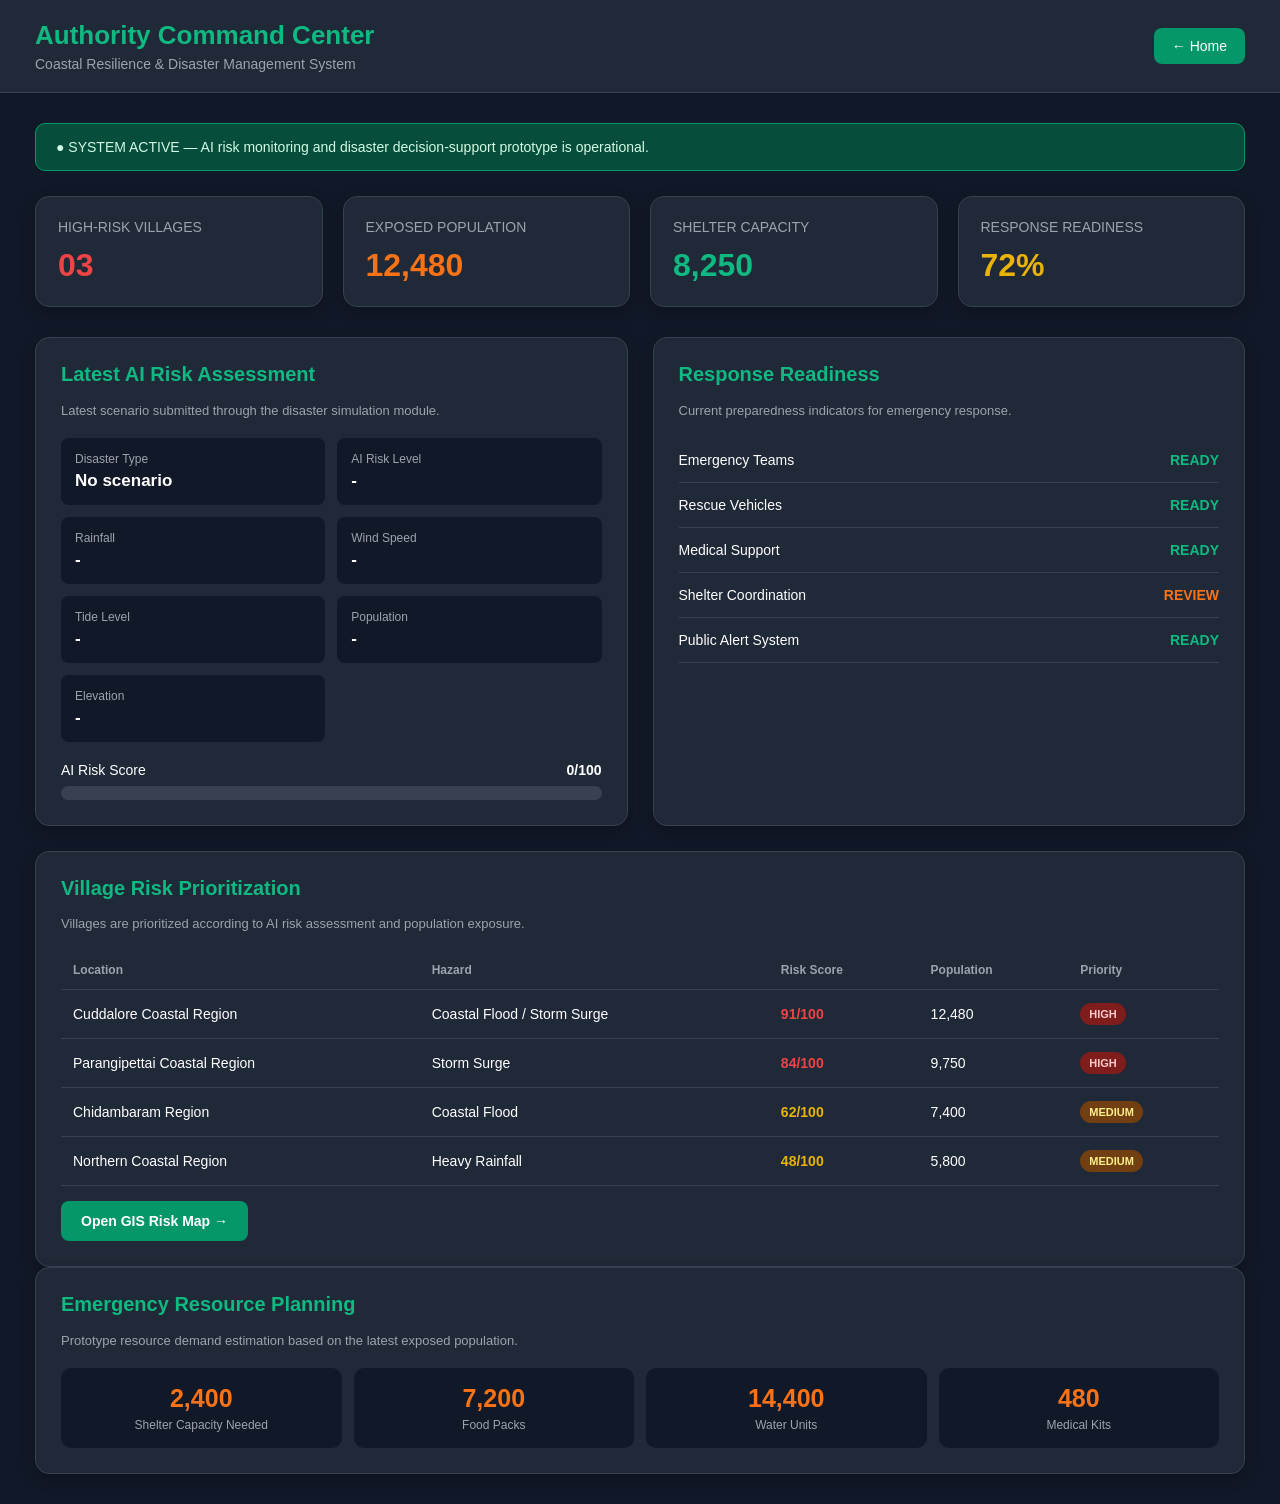
<file: templates/dashboard/authority.html>
<!DOCTYPE html>
<html lang="en">

<head>

    <meta charset="UTF-8">

    <meta name="viewport"
        content="width=device-width, initial-scale=1.0">

    <title>Authority Command Center</title>

    <style>

        * {
            box-sizing: border-box;
        }

        body {
            margin: 0;
            font-family: Arial, sans-serif;
            background: #111827;
            color: white;
        }

        /* =========================
           HEADER
        ========================= */

        .header {
            background: #1f2937;
            padding: 20px 35px;

            display: flex;
            justify-content: space-between;
            align-items: center;

            border-bottom: 1px solid #374151;
        }

        .header h1 {
            margin: 0;
            color: #10b981;
            font-size: 26px;
        }

        .header p {
            margin: 5px 0 0;
            color: #9ca3af;
            font-size: 14px;
        }

        .back-btn {
            background: #059669;
            color: white;
            text-decoration: none;

            padding: 10px 18px;

            border-radius: 8px;

            font-size: 14px;
        }

        .back-btn:hover {
            background: #047857;
        }


        /* =========================
           MAIN CONTAINER
        ========================= */

        .container {
            padding: 30px 35px;
            max-width: 1400px;
            margin: auto;
        }


        /* =========================
           STATUS
        ========================= */

        .status {
            background: #064e3b;

            border: 1px solid #059669;

            padding: 15px 20px;

            border-radius: 10px;

            margin-bottom: 25px;

            color: #d1fae5;

            font-size: 14px;
        }


        /* =========================
           STAT CARDS
        ========================= */

        .stats {
            display: grid;

            grid-template-columns:
                repeat(4, 1fr);

            gap: 20px;

            margin-bottom: 30px;
        }

        .stat-card {
            background: #1f2937;

            padding: 22px;

            border-radius: 14px;

            border: 1px solid #374151;

            box-shadow:
                0 5px 15px
                rgba(0,0,0,0.2);
        }

        .stat-card h3 {
            margin: 0;

            color: #9ca3af;

            font-size: 14px;

            font-weight: normal;
        }

        .stat-number {
            margin-top: 12px;

            font-size: 32px;

            font-weight: bold;
        }

        .high {
            color: #ef4444;
        }

        .warning {
            color: #eab308;
        }

        .safe {
            color: #10b981;
        }

        .orange {
            color: #f97316;
        }


        /* =========================
           GRID
        ========================= */

        .grid {
            display: grid;

            grid-template-columns:
                1fr 1fr;

            gap: 25px;

            margin-bottom: 25px;
        }


        /* =========================
           PANEL
        ========================= */

        .panel {
            background: #1f2937;

            border: 1px solid #374151;

            border-radius: 14px;

            padding: 25px;

            box-shadow:
                0 5px 15px
                rgba(0,0,0,0.2);
        }

        .panel h2 {
            margin-top: 0;

            color: #10b981;

            font-size: 20px;
        }

        .panel-description {
            color: #9ca3af;

            font-size: 13px;

            margin-bottom: 20px;
        }


        /* =========================
           SCENARIO DETAILS
        ========================= */

        .scenario-details {
            display: grid;

            grid-template-columns:
                1fr 1fr;

            gap: 12px;
        }

        .detail {
            background: #111827;

            padding: 14px;

            border-radius: 8px;
        }

        .detail-label {
            color: #9ca3af;

            font-size: 12px;

            margin-bottom: 5px;
        }

        .detail-value {
            color: white;

            font-size: 17px;

            font-weight: bold;
        }


        /* =========================
           RISK BAR
        ========================= */

        .risk-container {
            margin-top: 20px;
        }

        .risk-header {
            display: flex;

            justify-content: space-between;

            margin-bottom: 8px;

            font-size: 14px;
        }

        .risk-bar {
            height: 14px;

            background: #374151;

            border-radius: 10px;

            overflow: hidden;
        }

        .risk-fill {
            height: 100%;

            width: 0%;

            background:
                linear-gradient(
                    90deg,
                    #10b981,
                    #eab308,
                    #f97316,
                    #ef4444
                );

            border-radius: 10px;

            transition: width 0.5s;
        }


        /* =========================
           RESOURCE TABLE
        ========================= */

        table {
            width: 100%;

            border-collapse: collapse;

            margin-top: 15px;
        }

        th {
            text-align: left;

            color: #9ca3af;

            font-size: 12px;

            padding: 12px;

            border-bottom:
                1px solid #374151;
        }

        td {
            padding: 13px 12px;

            border-bottom:
                1px solid #374151;

            font-size: 14px;
        }

        .badge {
            display: inline-block;

            padding: 5px 9px;

            border-radius: 20px;

            font-size: 11px;

            font-weight: bold;
        }

        .badge-high {
            background: #7f1d1d;

            color: #fecaca;
        }

        .badge-medium {
            background: #713f12;

            color: #fef08a;
        }

        .badge-low {
            background: #064e3b;

            color: #a7f3d0;
        }


        /* =========================
           RESOURCE CARDS
        ========================= */

        .resources {
            display: grid;

            grid-template-columns:
                repeat(4, 1fr);

            gap: 12px;

            margin-top: 20px;
        }

        .resource {
            background: #111827;

            padding: 16px;

            border-radius: 10px;

            text-align: center;
        }

        .resource-number {
            font-size: 25px;

            font-weight: bold;

            color: #f97316;
        }

        .resource-name {
            margin-top: 5px;

            color: #9ca3af;

            font-size: 12px;
        }


        /* =========================
           GIS BUTTON
        ========================= */

        .map-btn {
            display: inline-block;

            margin-top: 15px;

            padding: 12px 20px;

            background: #059669;

            color: white;

            text-decoration: none;

            border-radius: 8px;

            font-size: 14px;

            font-weight: bold;
        }

        .map-btn:hover {
            background: #047857;
        }


        /* =========================
           RESPONSE STATUS
        ========================= */

        .response-list {
            list-style: none;

            padding: 0;

            margin: 0;
        }

        .response-list li {
            display: flex;

            justify-content: space-between;

            align-items: center;

            padding: 14px 0;

            border-bottom:
                1px solid #374151;

            font-size: 14px;
        }

        .ready {
            color: #10b981;

            font-weight: bold;
        }

        .attention {
            color: #f97316;

            font-weight: bold;
        }


        /* =========================
           NO SCENARIO MESSAGE
        ========================= */

        .no-scenario {
            color: #9ca3af;

            font-size: 13px;

            padding: 15px;

            background: #111827;

            border-radius: 8px;

            border: 1px solid #374151;
        }


        /* =========================
           RESPONSIVE
        ========================= */

        @media (max-width: 1000px) {

            .stats {
                grid-template-columns:
                    repeat(2, 1fr);
            }

            .grid {
                grid-template-columns: 1fr;
            }

            .resources {
                grid-template-columns:
                    repeat(2, 1fr);
            }

        }


        @media (max-width: 600px) {

            .header {
                flex-direction: column;

                align-items: flex-start;

                gap: 15px;
            }

            .container {
                padding: 20px;
            }

            .stats {
                grid-template-columns: 1fr;
            }

            .scenario-details {
                grid-template-columns: 1fr;
            }

            .resources {
                grid-template-columns: 1fr;
            }

        }

    </style>

</head>


<body>


    <!-- =========================
         HEADER
    ========================= -->

    <header class="header">

        <div>

            <h1>
                Authority Command Center
            </h1>

            <p>
                Coastal Resilience & Disaster Management System
            </p>

        </div>

        <a
            href="/"
            class="back-btn"
        >
            ← Home
        </a>

    </header>



    <!-- =========================
         MAIN
    ========================= -->

    <main class="container">


        <!-- STATUS -->

        <div class="status">

            ● SYSTEM ACTIVE —
            AI risk monitoring and disaster
            decision-support prototype is operational.

        </div>



        <!-- =========================
             STAT CARDS
        ========================= -->

        <section class="stats">


            <div class="stat-card">

                <h3>
                    HIGH-RISK VILLAGES
                </h3>

                <div
                    id="highRiskVillages"
                    class="stat-number high"
                >
                    03
                </div>

            </div>


            <div class="stat-card">

                <h3>
                    EXPOSED POPULATION
                </h3>

                <div
                    id="exposedPopulation"
                    class="stat-number orange"
                >
                    12,480
                </div>

            </div>


            <div class="stat-card">

                <h3>
                    SHELTER CAPACITY
                </h3>

                <div
                    class="stat-number safe"
                >
                    8,250
                </div>

            </div>


            <div class="stat-card">

                <h3>
                    RESPONSE READINESS
                </h3>

                <div
                    class="stat-number warning"
                >
                    72%
                </div>

            </div>

        </section>



        <!-- =========================
             TOP PANELS
        ========================= -->

        <section class="grid">


            <!-- AI SCENARIO -->

            <div class="panel">

                <h2>
                    Latest AI Risk Assessment
                </h2>

                <p class="panel-description">

                    Latest scenario submitted through
                    the disaster simulation module.

                </p>


                <div class="scenario-details">


                    <div class="detail">

                        <div class="detail-label">
                            Disaster Type
                        </div>

                        <div
                            id="disasterType"
                            class="detail-value"
                        >
                            No scenario
                        </div>

                    </div>


                    <div class="detail">

                        <div class="detail-label">
                            AI Risk Level
                        </div>

                        <div
                            id="riskLevel"
                            class="detail-value"
                        >
                            -
                        </div>

                    </div>


                    <div class="detail">

                        <div class="detail-label">
                            Rainfall
                        </div>

                        <div
                            id="rainfall"
                            class="detail-value"
                        >
                            -
                        </div>

                    </div>


                    <div class="detail">

                        <div class="detail-label">
                            Wind Speed
                        </div>

                        <div
                            id="windSpeed"
                            class="detail-value"
                        >
                            -
                        </div>

                    </div>


                    <div class="detail">

                        <div class="detail-label">
                            Tide Level
                        </div>

                        <div
                            id="tideLevel"
                            class="detail-value"
                        >
                            -
                        </div>

                    </div>


                    <div class="detail">

                        <div class="detail-label">
                            Population
                        </div>

                        <div
                            id="population"
                            class="detail-value"
                        >
                            -
                        </div>

                    </div>


                    <div class="detail">

                        <div class="detail-label">
                            Elevation
                        </div>

                        <div
                            id="elevation"
                            class="detail-value"
                        >
                            -
                        </div>

                    </div>

                </div>



                <!-- RISK BAR -->

                <div class="risk-container">

                    <div class="risk-header">

                        <span>
                            AI Risk Score
                        </span>

                        <strong id="riskScore">
                            0/100
                        </strong>

                    </div>

                    <div class="risk-bar">

                        <div
                            id="riskFill"
                            class="risk-fill"
                        ></div>

                    </div>

                </div>

            </div>



            <!-- RESPONSE READINESS -->

            <div class="panel">

                <h2>
                    Response Readiness
                </h2>

                <p class="panel-description">

                    Current preparedness indicators
                    for emergency response.

                </p>


                <ul class="response-list">


                    <li>

                        <span>
                            Emergency Teams
                        </span>

                        <span class="ready">
                            READY
                        </span>

                    </li>


                    <li>

                        <span>
                            Rescue Vehicles
                        </span>

                        <span class="ready">
                            READY
                        </span>

                    </li>


                    <li>

                        <span>
                            Medical Support
                        </span>

                        <span class="ready">
                            READY
                        </span>

                    </li>


                    <li>

                        <span>
                            Shelter Coordination
                        </span>

                        <span class="attention">
                            REVIEW
                        </span>

                    </li>


                    <li>

                        <span>
                            Public Alert System
                        </span>

                        <span class="ready">
                            READY
                        </span>

                    </li>

                </ul>

            </div>

        </section>



        <!-- =========================
             VILLAGE RISK TABLE
        ========================= -->

        <section class="panel">

            <h2>
                Village Risk Prioritization
            </h2>

            <p class="panel-description">

                Villages are prioritized according to
                AI risk assessment and population exposure.

            </p>


            <table>

                <thead>

                    <tr>

                        <th>
                            Location
                        </th>

                        <th>
                            Hazard
                        </th>

                        <th>
                            Risk Score
                        </th>

                        <th>
                            Population
                        </th>

                        <th>
                            Priority
                        </th>

                    </tr>

                </thead>


                <tbody>


                    <tr>

                        <td>
                            Cuddalore Coastal Region
                        </td>

                        <td>
                            Coastal Flood /
                            Storm Surge
                        </td>

                        <td>
                            <strong class="high">
                                91/100
                            </strong>
                        </td>

                        <td>
                            12,480
                        </td>

                        <td>

                            <span class="badge badge-high">
                                HIGH
                            </span>

                        </td>

                    </tr>


                    <tr>

                        <td>
                            Parangipettai Coastal Region
                        </td>

                        <td>
                            Storm Surge
                        </td>

                        <td>
                            <strong class="high">
                                84/100
                            </strong>
                        </td>

                        <td>
                            9,750
                        </td>

                        <td>

                            <span class="badge badge-high">
                                HIGH
                            </span>

                        </td>

                    </tr>


                    <tr>

                        <td>
                            Chidambaram Region
                        </td>

                        <td>
                            Coastal Flood
                        </td>

                        <td>
                            <strong class="warning">
                                62/100
                            </strong>
                        </td>

                        <td>
                            7,400
                        </td>

                        <td>

                            <span class="badge badge-medium">
                                MEDIUM
                            </span>

                        </td>

                    </tr>


                    <tr>

                        <td>
                            Northern Coastal Region
                        </td>

                        <td>
                            Heavy Rainfall
                        </td>

                        <td>
                            <strong class="warning">
                                48/100
                            </strong>
                        </td>

                        <td>
                            5,800
                        </td>

                        <td>

                            <span class="badge badge-medium">
                                MEDIUM
                            </span>

                        </td>

                    </tr>


                </tbody>

            </table>


            <a
                href="/map"
                class="map-btn"
            >
                Open GIS Risk Map →
            </a>

        </section>



        <!-- =========================
             RESOURCE PLANNING
        ========================= -->

        <section class="panel">

            <h2>
                Emergency Resource Planning
            </h2>

            <p class="panel-description">

                Prototype resource demand estimation
                based on the latest exposed population.

            </p>


            <div class="resources">


                <div class="resource">

                    <div
                        id="shelterDemand"
                        class="resource-number"
                    >
                        2,400
                    </div>

                    <div class="resource-name">
                        Shelter Capacity Needed
                    </div>

                </div>


                <div class="resource">

                    <div
                        id="foodDemand"
                        class="resource-number"
                    >
                        7,200
                    </div>

                    <div class="resource-name">
                        Food Packs
                    </div>

                </div>


                <div class="resource">

                    <div
                        id="waterDemand"
                        class="resource-number"
                    >
                        14,400
                    </div>

                    <div class="resource-name">
                        Water Units
                    </div>

                </div>


                <div class="resource">

                    <div
                        id="medicalDemand"
                        class="resource-number"
                    >
                        480
                    </div>

                    <div class="resource-name">
                        Medical Kits
                    </div>

                </div>

            </div>

        </section>


    </main>



    <!-- =========================
         JAVASCRIPT
    ========================= -->

    <script>

        /*
         * Flask session data
         *
         * This receives the scenario generated
         * from the /scenario page.
         */

        const scenarioData =
            {{ session.get("scenario", {}) | tojson }};



        /*
         * Check if a scenario exists.
         */

        if (
            scenarioData &&
            Object.keys(scenarioData).length > 0
        ) {


            /* =========================
               DISASTER TYPE
            ========================= */

            let disasterType =
                scenarioData.disaster_type || "-";


            disasterType =
                disasterType
                    .replaceAll("_", " ")
                    .replace(/\b\w/g, function(letter) {
                        return letter.toUpperCase();
                    });


            document
                .getElementById("disasterType")
                .textContent =
                    disasterType;



            /* =========================
               RISK LEVEL
            ========================= */

            const riskLevel =
                scenarioData.predicted_risk || "-";


            const riskElement =
                document.getElementById("riskLevel");


            riskElement.textContent =
                riskLevel;


            /*
             * Change risk text colour.
             */

            riskElement.classList.remove(
                "high",
                "warning",
                "safe"
            );


            if (riskLevel === "High") {

                riskElement.classList.add("high");

            }

            else if (riskLevel === "Medium") {

                riskElement.classList.add("warning");

            }

            else if (riskLevel === "Low") {

                riskElement.classList.add("safe");

            }



            /* =========================
               RAINFALL
            ========================= */

            document
                .getElementById("rainfall")
                .textContent =
                    scenarioData.rainfall + " mm";



            /* =========================
               WIND SPEED
            ========================= */

            document
                .getElementById("windSpeed")
                .textContent =
                    scenarioData.wind_speed + " km/h";



            /* =========================
               TIDE LEVEL
            ========================= */

            document
                .getElementById("tideLevel")
                .textContent =
                    scenarioData.tide_level + " m";



            /* =========================
               ELEVATION
            ========================= */

            document
                .getElementById("elevation")
                .textContent =
                    scenarioData.elevation + " m";



            /* =========================
               POPULATION
            ========================= */

            const population =
                Number(
                    scenarioData.population || 0
                );


            document
                .getElementById("population")
                .textContent =
                    population.toLocaleString();



            /* =========================
               RISK SCORE
            ========================= */

            const score =
                Number(
                    scenarioData.risk_score || 0
                );


            document
                .getElementById("riskScore")
                .textContent =
                    score + "/100";


            document
                .getElementById("riskFill")
                .style.width =
                    Math.min(
                        Math.max(score, 0),
                        100
                    ) + "%";



            /* =========================
               EXPOSED POPULATION CARD
            ========================= */

            document
                .getElementById("exposedPopulation")
                .textContent =
                    population.toLocaleString();



            /* =========================
               RESOURCE PLANNING
            ========================= */

            /*
             * Prototype resource estimation.
             *
             * These values are calculated from
             * the exposed population.
             */


            const shelterDemand =
                Math.round(
                    population * 0.20
                );


            const foodDemand =
                Math.round(
                    population * 0.60
                );


            const waterDemand =
                Math.round(
                    population * 1.20
                );


            const medicalDemand =
                Math.round(
                    population * 0.04
                );



            document
                .getElementById("shelterDemand")
                .textContent =
                    shelterDemand.toLocaleString();


            document
                .getElementById("foodDemand")
                .textContent =
                    foodDemand.toLocaleString();


            document
                .getElementById("waterDemand")
                .textContent =
                    waterDemand.toLocaleString();


            document
                .getElementById("medicalDemand")
                .textContent =
                    medicalDemand.toLocaleString();

        }

    </script>


</body>

</html>
</file>
